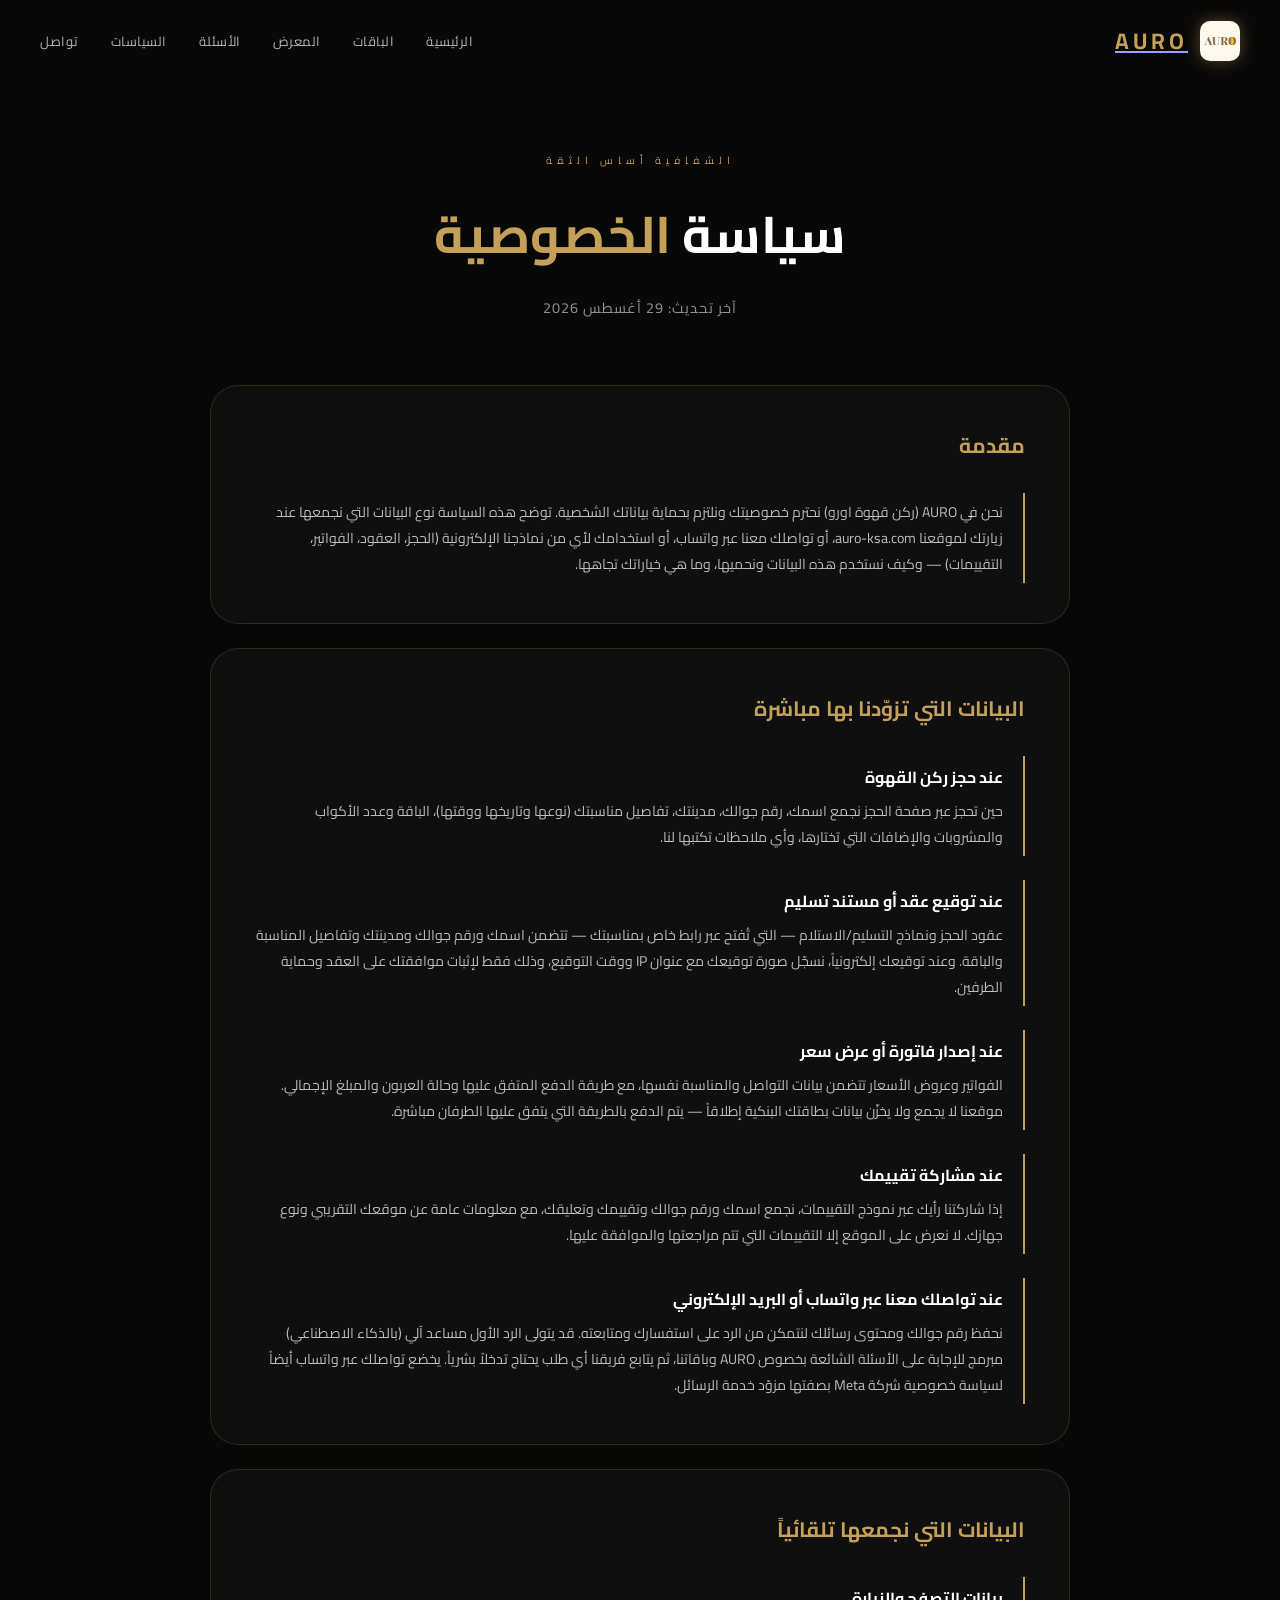
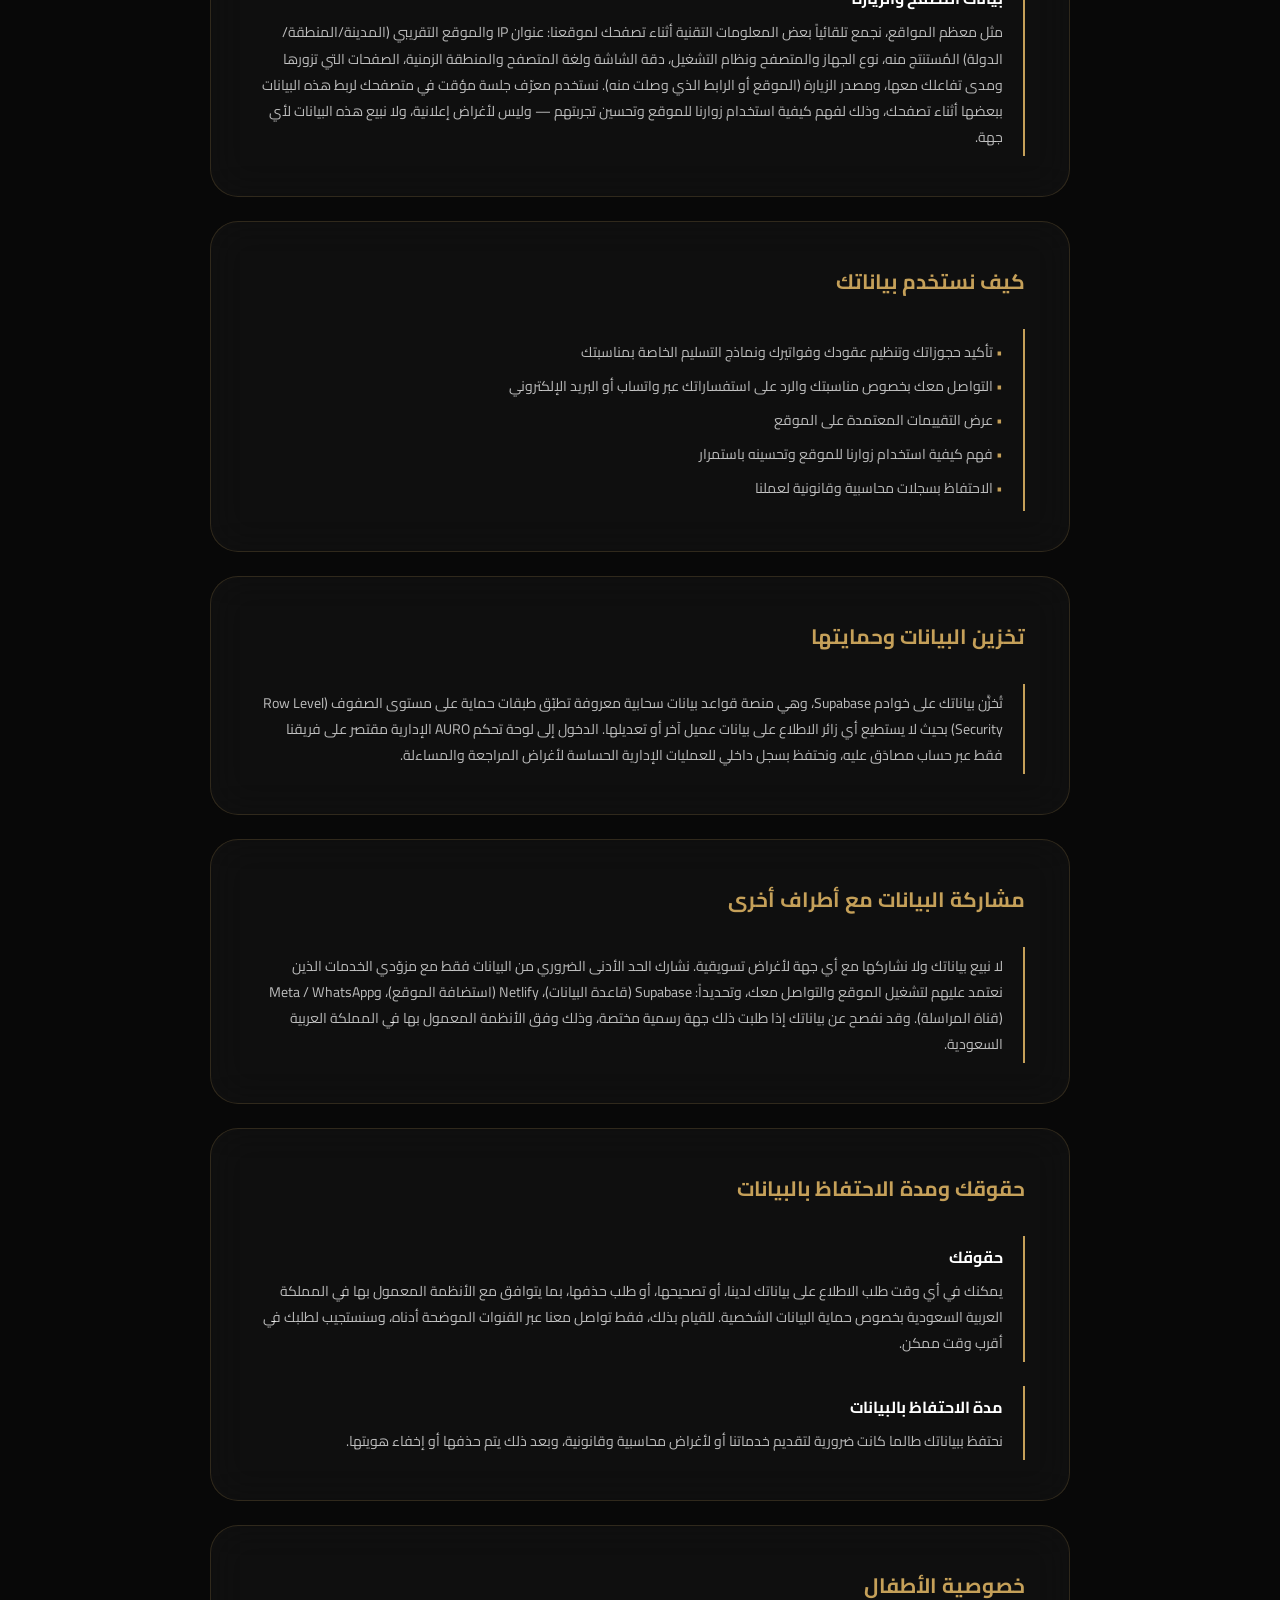
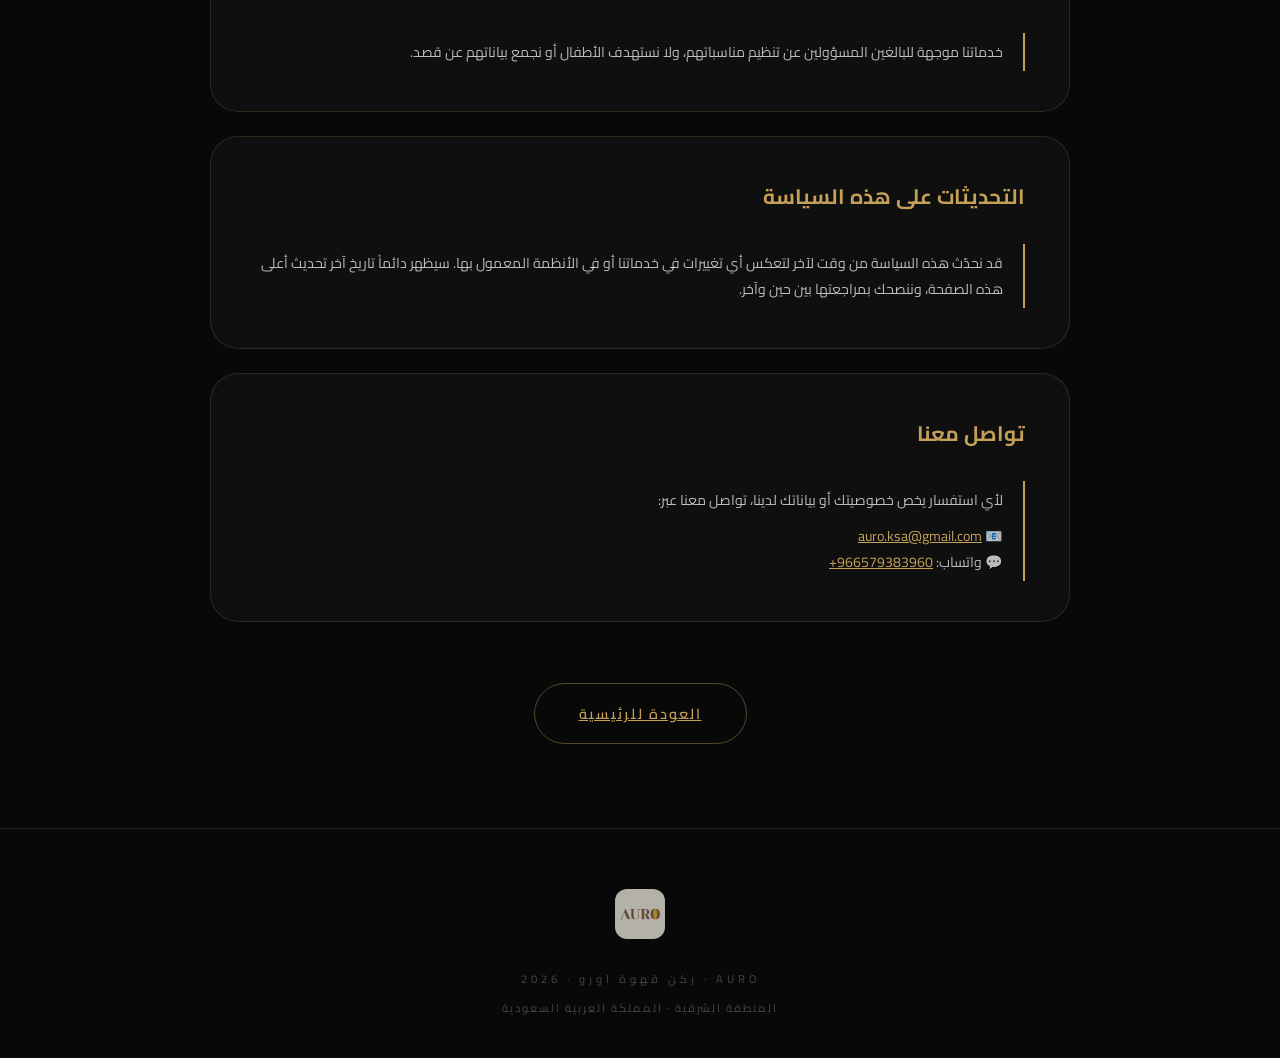
<file: privacy-policy.html>
<!DOCTYPE html>
<html lang="ar" dir="rtl">

<head>
<meta charset="UTF-8" />
<meta name="viewport" content="width=device-width,initial-scale=1.0,maximum-scale=1.0,user-scalable=no" />
<meta name="color-scheme" content="dark" />
<title>سياسة الخصوصية | AURO – ركن قهوة اورو</title>
<meta name="description"
content="سياسة الخصوصية الخاصة بـ AURO (ركن قهوة اورو): كيف نجمع بياناتك ونستخدمها ونحميها عند الحجز أو التواصل معنا في الدمام والخبر والظهران." />
<meta name="keywords" content="سياسة الخصوصية، AURO، ركن قهوة اورو، حماية البيانات" />
<meta name="robots" content="index, follow" />
<link rel="canonical" href="https://auro-ksa.com/privacy-policy.html" />
<meta name="theme-color" content="#C5A059" />
<meta name="apple-mobile-web-app-capable" content="yes" />
<meta name="apple-mobile-web-app-status-bar-style" content="black-translucent" />
<!-- Open Graph -->
<meta property="og:type" content="website" />
<meta property="og:title" content="سياسة الخصوصية | AURO" />
<meta property="og:description" content="كيف تجمع AURO بياناتك وتستخدمها وتحميها." />
<meta property="og:image" content="https://auro-ksa.com/AUROwebsitebg.png" />
<meta property="og:image:width" content="1200" />
<meta property="og:image:height" content="630" />
<meta property="og:url" content="https://auro-ksa.com/privacy-policy.html" />
<meta property="og:locale" content="ar_SA" />
<!-- Twitter -->
<meta name="twitter:card" content="summary_large_image" />
<meta name="twitter:title" content="سياسة الخصوصية | AURO" />
<meta name="twitter:description" content="كيف تجمع AURO بياناتك وتستخدمها وتحميها." />
<meta name="twitter:image" content="https://auro-ksa.com/AUROwebsitebg.png" />
<link rel="icon" type="image/png" href="favicon.png" />
<link rel="apple-touch-icon" href="favicon.png" />
<link rel="manifest" href="manifest.json" />
<link rel="stylesheet" href="style.css?v=20260805" />
<style>
  html { color-scheme: dark; }
  .legal-page {
    width: 100%;
    max-width: 900px;
    margin: 0 auto;
    padding: 150px 20px 100px;
    display: flex;
    flex-direction: column;
    align-items: center;
  }
  .legal-page .policy-item + .policy-item { margin-top: 0; }
  @media (max-width: 768px) {
    .legal-page { padding: 120px 16px 70px; }
  }
</style>
</head>

<body style="overflow-x:hidden;">

<!-- NAV -->
<nav id="mainNav">
<a href="index.html" class="nav-logo">
<img src="favicon.png" alt="AURO Logo" />
<span>AURO</span>
</a>
<div class="nav-links">
<a href="index.html#hero">الرئيسية</a>
<a href="index.html#packages">الباقات</a>
<a href="index.html#gallery">المعرض</a>
<a href="index.html#faq">الأسئلة</a>
<a href="index.html#policies">السياسات</a>
<a href="index.html#contact">تواصل</a>
</div>
<button type="button" class="hamburger" id="hamburger" aria-expanded="false" aria-controls="mobileNav" aria-label="فتح القائمة">
<span></span><span></span><span></span>
</button>
</nav>
<div class="mobile-nav" id="mobileNav">
<a href="index.html#hero">الرئيسية</a>
<a href="index.html#packages">الباقات</a>
<a href="index.html#gallery">المعرض</a>
<a href="index.html#faq">الأسئلة الشائعة</a>
<a href="index.html#policies">السياسات</a>
<a href="index.html#contact">تواصل معنا</a>
</div>

<!-- PRIVACY POLICY CONTENT -->
<main class="legal-page">

<div class="section-header">
<span class="section-tag">الشفافية أساس الثقة</span>
<h1 class="section-title">سياسة <span class="text-gold">الخصوصية</span></h1>
<p class="section-subtitle">آخر تحديث: 29 أغسطس 2026</p>
</div>

<div class="policy-card">
<h2 class="policy-title">مقدمة</h2>
<div class="policy-item">
<p>
نحن في AURO (ركن قهوة اورو) نحترم خصوصيتك ونلتزم بحماية بياناتك الشخصية. توضح هذه السياسة نوع البيانات
التي نجمعها عند زيارتك لموقعنا auro-ksa.com، أو تواصلك معنا عبر واتساب، أو استخدامك لأي من نماذجنا
الإلكترونية (الحجز، العقود، الفواتير، التقييمات) — وكيف نستخدم هذه البيانات ونحميها، وما هي خياراتك تجاهها.
</p>
</div>
</div>

<div class="policy-card">
<h2 class="policy-title">البيانات التي تزوّدنا بها مباشرة</h2>
<div class="policy-item">
<h4>عند حجز ركن القهوة</h4>
<p>
حين تحجز عبر صفحة الحجز نجمع اسمك، رقم جوالك، مدينتك، تفاصيل مناسبتك (نوعها وتاريخها ووقتها)، الباقة
وعدد الأكواب والمشروبات والإضافات التي تختارها، وأي ملاحظات تكتبها لنا.
</p>
</div>
<div class="policy-item">
<h4>عند توقيع عقد أو مستند تسليم</h4>
<p>
عقود الحجز ونماذج التسليم/الاستلام — التي تُفتح عبر رابط خاص بمناسبتك — تتضمن اسمك ورقم جوالك ومدينتك
وتفاصيل المناسبة والباقة. وعند توقيعك إلكترونياً، نسجّل صورة توقيعك مع عنوان IP ووقت التوقيع، وذلك فقط
لإثبات موافقتك على العقد وحماية الطرفين.
</p>
</div>
<div class="policy-item">
<h4>عند إصدار فاتورة أو عرض سعر</h4>
<p>
الفواتير وعروض الأسعار تتضمن بيانات التواصل والمناسبة نفسها، مع طريقة الدفع المتفق عليها وحالة العربون
والمبلغ الإجمالي. موقعنا لا يجمع ولا يخزّن بيانات بطاقتك البنكية إطلاقاً — يتم الدفع بالطريقة التي
يتفق عليها الطرفان مباشرة.
</p>
</div>
<div class="policy-item">
<h4>عند مشاركة تقييمك</h4>
<p>
إذا شاركتنا رأيك عبر نموذج التقييمات، نجمع اسمك ورقم جوالك وتقييمك وتعليقك، مع معلومات عامة عن موقعك
التقريبي ونوع جهازك. لا نعرض على الموقع إلا التقييمات التي تتم مراجعتها والموافقة عليها.
</p>
</div>
<div class="policy-item">
<h4>عند تواصلك معنا عبر واتساب أو البريد الإلكتروني</h4>
<p>
نحفظ رقم جوالك ومحتوى رسائلك لنتمكن من الرد على استفسارك ومتابعته. قد يتولى الرد الأول مساعد آلي
(بالذكاء الاصطناعي) مبرمج للإجابة على الأسئلة الشائعة بخصوص AURO وباقاتنا، ثم يتابع فريقنا أي طلب
يحتاج تدخلاً بشرياً. يخضع تواصلك عبر واتساب أيضاً لسياسة خصوصية شركة Meta بصفتها مزوّد خدمة الرسائل.
</p>
</div>
</div>

<div class="policy-card">
<h2 class="policy-title">البيانات التي نجمعها تلقائياً</h2>
<div class="policy-item">
<h4>بيانات التصفح والزيارة</h4>
<p>
مثل معظم المواقع، نجمع تلقائياً بعض المعلومات التقنية أثناء تصفحك لموقعنا: عنوان IP والموقع التقريبي
(المدينة/المنطقة/الدولة) المُستنتج منه، نوع الجهاز والمتصفح ونظام التشغيل، دقة الشاشة ولغة المتصفح
والمنطقة الزمنية، الصفحات التي تزورها ومدى تفاعلك معها، ومصدر الزيارة (الموقع أو الرابط الذي وصلت منه).
نستخدم معرّف جلسة مؤقت في متصفحك لربط هذه البيانات ببعضها أثناء تصفحك، وذلك لفهم كيفية استخدام زوارنا
للموقع وتحسين تجربتهم — وليس لأغراض إعلانية، ولا نبيع هذه البيانات لأي جهة.
</p>
</div>
</div>

<div class="policy-card">
<h2 class="policy-title">كيف نستخدم بياناتك</h2>
<div class="policy-item">
<ul>
<li>تأكيد حجوزاتك وتنظيم عقودك وفواتيرك ونماذج التسليم الخاصة بمناسبتك</li>
<li>التواصل معك بخصوص مناسبتك والرد على استفساراتك عبر واتساب أو البريد الإلكتروني</li>
<li>عرض التقييمات المعتمدة على الموقع</li>
<li>فهم كيفية استخدام زوارنا للموقع وتحسينه باستمرار</li>
<li>الاحتفاظ بسجلات محاسبية وقانونية لعملنا</li>
</ul>
</div>
</div>

<div class="policy-card">
<h2 class="policy-title">تخزين البيانات وحمايتها</h2>
<div class="policy-item">
<p>
تُخزَّن بياناتك على خوادم Supabase، وهي منصة قواعد بيانات سحابية معروفة تطبّق طبقات حماية على مستوى
الصفوف (Row Level Security) بحيث لا يستطيع أي زائر الاطلاع على بيانات عميل آخر أو تعديلها. الدخول إلى
لوحة تحكم AURO الإدارية مقتصر على فريقنا فقط عبر حساب مصادَق عليه، ونحتفظ بسجل داخلي للعمليات الإدارية
الحساسة لأغراض المراجعة والمساءلة.
</p>
</div>
</div>

<div class="policy-card">
<h2 class="policy-title">مشاركة البيانات مع أطراف أخرى</h2>
<div class="policy-item">
<p>
لا نبيع بياناتك ولا نشاركها مع أي جهة لأغراض تسويقية. نشارك الحد الأدنى الضروري من البيانات فقط مع
مزوّدي الخدمات الذين نعتمد عليهم لتشغيل الموقع والتواصل معك، وتحديداً: Supabase (قاعدة البيانات)،
Netlify (استضافة الموقع)، وMeta / WhatsApp (قناة المراسلة). وقد نفصح عن بياناتك إذا طلبت ذلك جهة رسمية
مختصة، وذلك وفق الأنظمة المعمول بها في المملكة العربية السعودية.
</p>
</div>
</div>

<div class="policy-card">
<h2 class="policy-title">حقوقك ومدة الاحتفاظ بالبيانات</h2>
<div class="policy-item">
<h4>حقوقك</h4>
<p>
يمكنك في أي وقت طلب الاطلاع على بياناتك لدينا، أو تصحيحها، أو طلب حذفها، بما يتوافق مع الأنظمة المعمول
بها في المملكة العربية السعودية بخصوص حماية البيانات الشخصية. للقيام بذلك، فقط تواصل معنا عبر القنوات
الموضحة أدناه، وسنستجيب لطلبك في أقرب وقت ممكن.
</p>
</div>
<div class="policy-item">
<h4>مدة الاحتفاظ بالبيانات</h4>
<p>
نحتفظ ببياناتك طالما كانت ضرورية لتقديم خدماتنا أو لأغراض محاسبية وقانونية، وبعد ذلك يتم حذفها أو
إخفاء هويتها.
</p>
</div>
</div>

<div class="policy-card">
<h2 class="policy-title">خصوصية الأطفال</h2>
<div class="policy-item">
<p>
خدماتنا موجهة للبالغين المسؤولين عن تنظيم مناسباتهم، ولا نستهدف الأطفال أو نجمع بياناتهم عن قصد.
</p>
</div>
</div>

<div class="policy-card">
<h2 class="policy-title">التحديثات على هذه السياسة</h2>
<div class="policy-item">
<p>
قد نحدّث هذه السياسة من وقت لآخر لتعكس أي تغييرات في خدماتنا أو في الأنظمة المعمول بها. سيظهر دائماً
تاريخ آخر تحديث أعلى هذه الصفحة، وننصحك بمراجعتها بين حين وآخر.
</p>
</div>
</div>

<div class="policy-card">
<h2 class="policy-title">تواصل معنا</h2>
<div class="policy-item">
<p>لأي استفسار يخص خصوصيتك أو بياناتك لدينا، تواصل معنا عبر:</p>
<p style="margin-top:10px;">
📧 <a href="mailto:auro.ksa@gmail.com" style="color:var(--gold);" dir="ltr">auro.ksa@gmail.com</a><br />
💬 واتساب: <a href="https://wa.me/966579383960" style="color:var(--gold);" target="_blank" dir="ltr">+966579383960</a>
</p>
</div>
</div>

<div class="section-cta">
<a href="index.html" class="btn-outline">العودة للرئيسية</a>
</div>

</main>

<!-- FOOTER -->
<footer>
<img src="favicon.png" class="footer-logo" alt="AURO" />
<p class="footer-text">AURO · ركن قهوة اورو · 2026</p>
<p class="footer-text footer-text--spaced">المنطقة الشرقية · المملكة العربية السعودية</p>
</footer>

<script>
(function () {
  var nav = document.getElementById('mainNav');
  var hamburger = document.getElementById('hamburger');
  var mobileNav = document.getElementById('mobileNav');

  function closeMenu() {
    hamburger.classList.remove('open');
    mobileNav.classList.remove('open');
    hamburger.setAttribute('aria-expanded', 'false');
  }

  hamburger.addEventListener('click', function () {
    var isOpen = hamburger.classList.toggle('open');
    mobileNav.classList.toggle('open');
    hamburger.setAttribute('aria-expanded', String(isOpen));
  });

  Array.prototype.forEach.call(mobileNav.querySelectorAll('a'), function (a) {
    a.addEventListener('click', closeMenu);
  });

  window.addEventListener('scroll', function () {
    if (window.scrollY > 40) nav.classList.add('scrolled');
    else nav.classList.remove('scrolled');
  });
})();
</script>

</body>

</html>
</file>
<file: style.css>
@import url('https://fonts.googleapis.com/css2?family=Cairo:wght@200;300;400;600;700;900&display=swap');

:root {
    --gold: #C5A059;
    --gold-light: #E8C97A;
    --gold-dark: #8B6B2E;
    --dark: #080808;
    --dark-2: #111111;
    --dark-3: #1a1a1a;
    --glass: rgba(20, 20, 20, 0.6);
    --glass-border: rgba(197, 160, 89, 0.18);
    --text-muted: rgba(255, 255, 255, 0.56);
    --text-soft: rgba(255, 255, 255, 0.74);

    /* spacing scale */
    --space-1: 8px;
    --space-2: 16px;
    --space-3: 24px;
    --space-4: 32px;
    --space-5: 48px;
    --space-6: 64px;
    --space-7: 96px;

    /* radius scale */
    --radius-sm: 12px;
    --radius-md: 20px;
    --radius-lg: 28px;
    --radius-xl: 36px;
    --radius-full: 100px;

    /* elevation */
    --shadow-sm: 0 8px 24px rgba(0, 0, 0, .28);
    --shadow-md: 0 20px 48px rgba(0, 0, 0, .38);
    --shadow-gold-sm: 0 10px 28px rgba(197, 160, 89, .18);
    --shadow-gold-md: 0 24px 56px rgba(197, 160, 89, .22);

    --ease-out: cubic-bezier(.16, 1, .3, 1);
}

*, *::before, *::after { margin: 0; padding: 0; box-sizing: border-box; -webkit-tap-highlight-color: transparent; }
html { scroll-behavior: smooth; overflow-x: hidden; }
img { -webkit-user-drag: none; user-select: none; }
button, a { user-select: none; }
body { font-family: 'Cairo', sans-serif; background: var(--dark); color: #fff; overflow-x: hidden; }

/* ── UTILITIES ── */
.text-gold { color: var(--gold); }
.section-cta { text-align: center; margin-top: 52px; }
.section-cta--tight { text-align: center; margin-top: var(--space-3); }
.policy-title { color: var(--gold); font-size: 1.3rem; margin-bottom: 28px; font-weight: 700; }
.additions-card { text-align: center; margin-top: 40px; padding: 20px; background: rgba(255,255,255,0.03); border-radius: 12px; border: 1px solid rgba(197, 160, 89, 0.2); }
.additions-card h3 { color: var(--gold); margin-bottom: 15px; }
.additions-row { display: flex; justify-content: center; gap: 30px; flex-wrap: wrap; font-size: 1.1rem; }
.additions-note { margin-top: 20px; color: var(--text-muted); font-size: 0.95rem; }

/* ── ACCESSIBLE FOCUS STATES ── */
a:focus-visible, button:focus-visible, .glass-input:focus-visible, [tabindex]:focus-visible {
    outline: 2px solid var(--gold-light);
    outline-offset: 3px;
    border-radius: 4px;
}

/* ── BACKGROUND ── */
#bg-slideshow {
    position: fixed; inset: 0; z-index: -2;
    background-image: url('hero-real.webp');
    background-size: cover; background-position: center;
    filter: blur(0px) brightness(0.8) saturate(1.2);
    transform: scale(1.1); opacity: 1;
    will-change: filter, opacity;
}
#bg-overlay {
    position: fixed; inset: 0; z-index: -1;
    background: radial-gradient(ellipse at 50% 0%, rgba(197,160,89,.06) 0%, transparent 70%),
        linear-gradient(180deg, rgba(8,8,8,.4) 0%, rgba(8,8,8,.7) 60%, rgba(8,8,8,.95) 100%);
}
#bg-particles { position: fixed; inset: 0; z-index: -1; pointer-events: none; }
.orb { position: fixed; border-radius: 50%; pointer-events: none; z-index: -1; filter: blur(80px); animation: orbFloat 12s ease-in-out infinite; }
.orb-1 { width: 400px; height: 400px; background: rgba(197,160,89,.06); top: -100px; right: -100px; animation-delay: 0s; }
.orb-2 { width: 300px; height: 300px; background: rgba(197,160,89,.04); bottom: 10%; left: -80px; animation-delay: -5s; }
@keyframes orbFloat { 0%,100% { transform: translateY(0) scale(1); } 50% { transform: translateY(-30px) scale(1.05); } }

.particle { position: fixed; width: 3px; height: 3px; background: var(--gold); border-radius: 50%; pointer-events: none; z-index: 5; }

/* ── NAV ── */
nav { position: fixed; top: 0; left: 0; right: 0; z-index: 100; padding: 20px 40px; display: flex; align-items: center; justify-content: space-between; transition: all .4s ease; }
nav.scrolled { background: rgba(8,8,8,.92); backdrop-filter: blur(30px); border-bottom: 1px solid var(--glass-border); padding: 14px 40px; box-shadow: 0 4px 30px rgba(197,160,89,.08); }
.nav-logo { display: flex; align-items: center; gap: 12px; }
.nav-logo img { width: 40px; border-radius: 10px; filter: drop-shadow(0 0 8px rgba(197,160,89,.4)); }
.nav-logo span { font-size: 1.4rem; font-weight: 700; letter-spacing: 4px; color: var(--gold); }
.nav-links { display: flex; gap: 32px; }
.nav-links a { color: rgba(255,255,255,.7); font-size: .82rem; letter-spacing: .5px; position: relative; transition: color .3s; text-decoration: none; }
.nav-links a::after { content: ''; position: absolute; bottom: -4px; right: 0; width: 0; height: 1px; background: var(--gold); transition: width .4s ease; }
.nav-links a:hover { color: var(--gold); }
.nav-links a:hover::after { width: 100%; }
.nav-links a.active { color: var(--gold); }
.nav-links a.active::after { width: 100%; }
.hamburger { display: none; flex-direction: column; gap: 5px; cursor: pointer; padding: 5px; background: none; border: none; }
.hamburger span { width: 26px; height: 2px; background: #fff; border-radius: 2px; transition: all .3s; display: block; }
.hamburger.open span:nth-child(1) { transform: rotate(45deg) translate(5px, 5px); }
.hamburger.open span:nth-child(2) { opacity: 0; transform: scaleX(0); }
.hamburger.open span:nth-child(3) { transform: rotate(-45deg) translate(5px, -5px); }
.mobile-nav { display: none; position: fixed; inset: 0; z-index: 99; background: rgba(8,8,8,.97); backdrop-filter: blur(40px); flex-direction: column; align-items: center; justify-content: center; gap: 32px; opacity: 0; pointer-events: none; transition: opacity .4s; }
.mobile-nav.open { opacity: 1; pointer-events: all; }
.mobile-nav a { font-size: 1.6rem; font-weight: 600; color: rgba(255,255,255,.7); text-decoration: none; transition: color .3s; letter-spacing: 2px; }
.mobile-nav a:hover { color: var(--gold); }

/* ── SECTIONS ── */
section { min-height: 100vh; width: 100%; display: flex; flex-direction: column; align-items: center; justify-content: center; padding: 100px 20px 60px; position: relative; }
.reveal { opacity: 0; transform: translateY(40px); transition: opacity .9s ease, transform .9s ease; }
.reveal.visible { opacity: 1; transform: translateY(0); }
.reveal-delay-1 { transition-delay: .1s; }
.reveal-delay-2 { transition-delay: .2s; }
.reveal-delay-3 { transition-delay: .3s; }

/* ── HERO ── */
#hero { min-height: 100vh; text-align: center; gap: 0; }
.hero-eyebrow { font-size: .7rem; letter-spacing: 6px; color: var(--gold); text-transform: uppercase; margin-bottom: 32px; display: flex; align-items: center; gap: 16px; }
.hero-eyebrow::before, .hero-eyebrow::after { content: ''; flex: 1; height: 1px; background: linear-gradient(90deg, transparent, var(--gold)); max-width: 60px; }
.hero-logo { width: 180px; height: auto; border-radius: var(--radius-xl); margin-bottom: 40px; box-shadow: 0 0 70px rgba(197,160,89,.3); animation: heroLogoIn 1.2s cubic-bezier(.4,0,.2,1) forwards; }
@keyframes heroLogoIn { from { opacity: 0; transform: scale(.7) translateY(20px); } to { opacity: 1; transform: scale(1) translateY(0); } }
.hero-title { font-size: clamp(1.4rem, 4vw, 2.8rem); font-weight: 300; line-height: 1.6; color: rgba(255,255,255,.85); letter-spacing: 0px; margin-bottom: 16px; }
.hero-title strong { font-weight: 700; color: #fff; display: block; font-size: clamp(1.5rem, 5vw, 3.8rem); letter-spacing: 0px; margin-top: 8px; }
.hero-subtitle { font-size: .9rem; color: var(--text-muted); margin-bottom: 52px; letter-spacing: 1px; }
.hero-cta { display: flex; gap: 16px; justify-content: center; flex-wrap: wrap; }

.btn-primary { background: linear-gradient(135deg, var(--gold-light), var(--gold)); color: #000; font-weight: 700; font-size: .9rem; letter-spacing: 2px; padding: 18px 44px; border-radius: var(--radius-full); border: none; cursor: pointer; transition: transform .4s var(--ease-out), box-shadow .4s var(--ease-out); position: relative; overflow: hidden; font-family: 'Cairo', sans-serif; box-shadow: var(--shadow-gold-sm); }
.btn-primary::before { content: ''; position: absolute; inset: 0; background: linear-gradient(135deg, #fff3, transparent); opacity: 0; transition: opacity .3s; }
.btn-primary:hover::before { opacity: 1; }
.btn-primary:hover { transform: translateY(-4px); box-shadow: var(--shadow-gold-md); }
.btn-primary:active { transform: translateY(-1px); }
.btn-outline { background: transparent; color: var(--gold); font-weight: 600; font-size: .9rem; letter-spacing: 2px; padding: 16px 44px; border-radius: var(--radius-full); border: 1.5px solid rgba(197,160,89,.4); cursor: pointer; transition: all .4s var(--ease-out); font-family: 'Cairo', sans-serif; }
.btn-outline:hover { border-color: var(--gold); background: rgba(197,160,89,.08); transform: translateY(-4px); box-shadow: var(--shadow-sm); }

.scroll-indicator { position: absolute; bottom: 40px; left: 50%; transform: translateX(-50%); display: flex; flex-direction: column; align-items: center; gap: 8px; opacity: .5; animation: bounce 2s ease infinite; }
.scroll-indicator span { font-size: .65rem; letter-spacing: 3px; color: var(--gold); }
.scroll-arrow { width: 20px; height: 20px; border-right: 1.5px solid var(--gold); border-bottom: 1.5px solid var(--gold); transform: rotate(45deg); }
@keyframes bounce { 0%,100% { transform: translateX(-50%) translateY(0); } 50% { transform: translateX(-50%) translateY(8px); } }

.gold-divider { width: 60px; height: 1.5px; background: linear-gradient(90deg, transparent, var(--gold), transparent); margin: 0 auto 60px; }

/* ── STATS ── */
#stats { min-height: auto; padding: 60px 20px; }
.stats-grid { display: grid; grid-template-columns: repeat(auto-fit, minmax(180px, 1fr)); gap: 24px; width: 100%; max-width: 900px; }
.stat-card { background: var(--glass); border: 1px solid var(--glass-border); backdrop-filter: blur(20px); border-radius: var(--radius-lg); padding: 36px 24px; text-align: center; transition: transform .4s var(--ease-out), box-shadow .4s var(--ease-out), border-color .4s; }
.stat-card:hover { border-color: var(--gold); transform: translateY(-6px); box-shadow: var(--shadow-gold-sm); }
.stat-number { font-size: 2.8rem; font-weight: 700; color: var(--gold); line-height: 1; }
.stat-label { font-size: .75rem; color: var(--text-muted); letter-spacing: 2px; margin-top: 8px; }

/* ── SECTION HEADER ── */
.section-header { text-align: center; margin-bottom: 64px; }
.section-tag { font-size: .65rem; letter-spacing: 5px; color: var(--gold); text-transform: uppercase; margin-bottom: 16px; display: block; }
.section-title { font-size: clamp(2rem, 4vw, 3.2rem); font-weight: 700; }
.section-subtitle { font-size: .9rem; color: var(--text-muted); margin-top: 12px; letter-spacing: 1px; }

/* ── PACKAGES ── */
.packages-grid { display: grid; grid-template-columns: repeat(auto-fit, minmax(280px, 1fr)); gap: 24px; width: 100%; max-width: 1100px; }
.pkg-card { background: var(--glass); border: 1px solid var(--glass-border); backdrop-filter: blur(25px); border-radius: var(--radius-xl); padding: 44px 36px; text-align: center; cursor: pointer; position: relative; transition: transform .5s var(--ease-out), box-shadow .5s var(--ease-out), border-color .5s; overflow: hidden; }
.pkg-card::before { content: ''; position: absolute; top: -50%; left: -50%; width: 200%; height: 200%; background: radial-gradient(circle, rgba(197,160,89,.12) 0%, transparent 65%); opacity: 0; transition: opacity .5s; }
.pkg-card:hover::before, .pkg-card.selected::before { opacity: 1; }
.pkg-card:hover { border-color: var(--gold); transform: translateY(-10px); box-shadow: var(--shadow-gold-md); }
.pkg-card.selected { border-color: var(--gold); background: rgba(197,160,89,.08); box-shadow: 0 0 0 2px var(--gold), var(--shadow-gold-md); }
.pkg-card.featured { border-color: rgba(197,160,89,.55); background: linear-gradient(180deg, rgba(197,160,89,.06) 0%, var(--glass) 40%); transform: scale(1.02); }
.pkg-card.featured:hover { transform: scale(1.02) translateY(-10px); }
.pkg-badge { display: inline-block; background: var(--gold); color: #000; font-size: .6rem; font-weight: 700; letter-spacing: 2px; padding: 5px 14px; border-radius: 100px; margin-bottom: 20px; text-transform: uppercase; }
.pkg-icon { font-size: 2.5rem; margin-bottom: 20px; filter: drop-shadow(0 0 12px rgba(197,160,89,.4)); }

/* pkg-card--display: homepage-only modifier, layered onto .pkg-card, never overrides its base rules (booking.html reuses .pkg-card bare) */
.pkg-card--display { isolation: isolate; }
.pkg-card--display::after {
    content: ''; position: absolute; bottom: -26px; left: 50%; transform: translateX(-50%);
    width: 65%; height: 50px; border-radius: 50%;
    background: radial-gradient(ellipse at center, rgba(197,160,89,.3) 0%, transparent 72%);
    filter: blur(10px); opacity: 0; transition: opacity .5s var(--ease-out); z-index: -1;
}
.pkg-card--display:hover::after { opacity: 1; }
.pkg-card--display .pkg-icon {
    width: 64px; height: 64px; margin: 0 auto 20px; font-size: 1.8rem;
    display: flex; align-items: center; justify-content: center;
    background: var(--glass); border: 1.5px solid var(--glass-border); border-radius: 50%;
    backdrop-filter: blur(20px); filter: none; transition: all .5s var(--ease-out);
}
.pkg-card--display:hover .pkg-icon { border-color: var(--gold); box-shadow: 0 0 24px rgba(197,160,89,.3); }
.pkg-card--display .pkg-divider { width: 60px; height: 1.5px; margin: 22px auto; background: linear-gradient(90deg, transparent, var(--gold), transparent); opacity: .6; }
.pkg-name { font-size: 1.4rem; font-weight: 700; margin-bottom: 8px; }
.pkg-cups { font-size: 3.5rem; font-weight: 200; color: var(--gold); line-height: 1; margin: 16px 0 4px; }
.pkg-cups span { font-size: 1rem; font-weight: 400; color: rgba(255,255,255,.6); }
.pkg-desc { font-size: .78rem; color: var(--text-muted); letter-spacing: 1.5px; margin-top: 16px; }
.pkg-features { margin-top: 28px; text-align: right; display: flex; flex-direction: column; gap: 10px; }
.pkg-feature { display: flex; align-items: center; gap: 10px; font-size: .82rem; color: rgba(255,255,255,.7); }
.pkg-feature::before { content: '✦'; color: var(--gold); font-size: .6rem; flex-shrink: 0; }
.pkg-price { font-size: 2.2rem; font-weight: 700; color: var(--gold); margin: 16px 0 4px; line-height: 1; }
.pkg-price span { font-size: .9rem; font-weight: 400; color: rgba(255,255,255,.6); }
.pkg-deposit { display: inline-block; font-size: .7rem; font-style: normal; font-weight: 600; color: rgba(255,255,255,.45); margin-top: 6px; letter-spacing: .5px; background: rgba(197,160,89,.1); border-radius: 100px; padding: 4px 14px; }
.pkg-book-btn { display: inline-block; margin-top: 24px; text-decoration: none; font-size: .82rem; letter-spacing: 1.5px; padding: 12px 28px; }

/* ── DRINKS ── */
#drinks-section { background: rgba(197,160,89,.02); }
.drinks-info { font-size: .85rem; color: var(--text-muted); margin-bottom: 32px; letter-spacing: 1px; }
.drinks-progress { display: flex; gap: 10px; justify-content: center; margin-bottom: 44px; flex-wrap: wrap; }
.dp { width: 14px; height: 14px; border-radius: 50%; background: rgba(197,160,89,.2); border: 1.5px solid rgba(197,160,89,.3); transition: all .4s; }
.dp.filled { background: var(--gold); border-color: var(--gold); box-shadow: 0 0 12px rgba(197,160,89,.6); transform: scale(1.2); }
.drinks-grid { display: grid; grid-template-columns: repeat(auto-fit, minmax(160px, 1fr)); gap: 16px; width: 100%; max-width: 800px; }
.drink-card { background: rgba(0,0,0,.4); border: 1.5px solid rgba(197,160,89,.15); border-radius: var(--radius-md); padding: 28px 20px; text-align: center; cursor: pointer; transition: all .35s ease; position: relative; overflow: hidden; }
.drink-card::after { content: ''; position: absolute; inset: 0; background: linear-gradient(135deg, rgba(197,160,89,.15), transparent); opacity: 0; transition: opacity .3s; }
.drink-card:hover::after, .drink-card.active::after { opacity: 1; }
.drink-card:hover { border-color: var(--gold); transform: translateY(-4px); }
.drink-card.active { background: rgba(197,160,89,.12); border-color: var(--gold); box-shadow: 0 0 25px rgba(197,160,89,.2); }
.drink-icon { font-size: 2rem; margin-bottom: 12px; display: block; }
.drink-name { font-size: .85rem; font-weight: 600; position: relative; z-index: 1; }
.drink-check { position: absolute; top: 12px; left: 12px; width: 22px; height: 22px; background: var(--gold); border-radius: 50%; display: flex; align-items: center; justify-content: center; font-size: .75rem; color: #000; font-weight: 700; opacity: 0; transform: scale(0); transition: all .3s; }
.drink-card.unavailable { cursor: not-allowed; opacity: .55; filter: grayscale(.6); }
.drink-card.unavailable:hover { border-color: rgba(197,160,89,.15); transform: none; }
.drink-card.unavailable:hover::after { opacity: 0; }
.drink-badge { position: absolute; top: 10px; left: 10px; font-size: .62rem; font-weight: 700; letter-spacing: .5px; color: var(--gold); background: rgba(197,160,89,.12); border: 1px solid rgba(197,160,89,.3); border-radius: 100px; padding: 3px 10px; }
.drink-card.active .drink-check { opacity: 1; transform: scale(1); }

/* ── FORM ── */
.booking-form-wrap { width: 100%; max-width: 750px; }
.form-card { background: var(--glass); border: 1px solid var(--glass-border); backdrop-filter: blur(30px); border-radius: var(--radius-xl); padding: 52px 48px; box-shadow: var(--shadow-sm); }
.form-grid-2 { display: grid; grid-template-columns: 1fr 1fr; gap: 20px; }
.field { display: flex; flex-direction: column; gap: 8px; margin-bottom: 4px; }
.field label { font-size: .8rem; color: var(--gold); font-weight: 600; letter-spacing: .5px; }
.field label span { color: #f87171; }
.glass-input { background: rgba(255,255,255,.07); border: 1.5px solid rgba(197,160,89,.25); border-radius: var(--radius-sm); padding: 15px 18px; color: #fff; font-family: 'Cairo', sans-serif; font-size: 15px; outline: none; width: 100%; transition: all .3s; -webkit-appearance: none; appearance: none; color-scheme: dark; }
.glass-input:focus { border-color: var(--gold); background: rgba(255,255,255,.1); box-shadow: 0 0 0 3px rgba(197,160,89,.18); }
.glass-input.err { border-color: #f87171; animation: shake .3s; }
.glass-input::placeholder { color: rgba(255,255,255,.4); }
.err-msg { font-size: .73rem; color: #f87171; display: none; }
.field.has-error .err-msg { display: block; }
.field.has-error .glass-input { border-color: #f87171; }
select.glass-input { cursor: pointer; background-image: url("data:image/svg+xml,%3Csvg xmlns='http://www.w3.org/2000/svg' width='12' height='8' viewBox='0 0 12 8'%3E%3Cpath fill='%23C5A059' d='M6 8L0 0h12z'/%3E%3C/svg%3E"); background-repeat: no-repeat; background-position: left 16px center; padding-right: 44px; }
select.glass-input option { background: #1a1a1a; }
input[type="date"].glass-input::-webkit-calendar-picker-indicator, input[type="time"].glass-input::-webkit-calendar-picker-indicator { filter: invert(1) sepia(1) saturate(3); cursor: pointer; opacity: .8; }
@keyframes shake { 0%,100% { transform: translateX(0); } 25% { transform: translateX(-8px); } 75% { transform: translateX(8px); } }
.order-summary { background: rgba(197,160,89,.06); border: 1px solid rgba(197,160,89,.3); border-radius: 20px; padding: 24px 28px; margin: 28px 0; }
.summary-title { font-size: .8rem; color: var(--gold); font-weight: 700; letter-spacing: 2px; margin-bottom: 16px; }
.summary-row { display: flex; justify-content: space-between; align-items: center; font-size: .85rem; padding: 6px 0; border-bottom: 1px solid rgba(197,160,89,.1); }
.summary-row:last-child { border-bottom: none; }
.summary-row .label { color: var(--text-muted); }
.summary-row .val { font-weight: 600; color: #fff; font-size: .8rem; max-width: 55%; text-align: left; }

/* ── GALLERY ── */
.gallery-wrap { width: 100%; max-width: 1300px; }
.gallery-grid { display: grid; grid-template-columns: repeat(4, 1fr); grid-auto-rows: 260px; gap: 20px; }
.gallery-item { border-radius: 20px; overflow: hidden; cursor: pointer; position: relative; border: 1px solid rgba(197,160,89,0.15); transition: all 0.4s; }
.gallery-item:hover { border-color: rgba(197,160,89,0.4); box-shadow: 0 10px 30px rgba(0,0,0,0.4); }
.gallery-item img { width: 100%; height: 100%; object-fit: cover; transition: transform .9s cubic-bezier(0.25,0.46,0.45,0.94); display: block; }
.gallery-item:hover img { transform: scale(1.08); }
.gallery-item::after { content: ''; position: absolute; inset: 0; background: linear-gradient(0deg, rgba(8,8,8,0.8) 0%, transparent 60%); opacity: 0; transition: opacity .4s; pointer-events: none; }
.gallery-item:hover::after { opacity: 1; }
.gallery-item.large { grid-column: span 2; grid-row: span 2; }
.gallery-item.wide { grid-column: span 2; grid-row: span 1; }
.lightbox { position: fixed; inset: 0; background: rgba(0,0,0,.96); z-index: 1000; display: none; align-items: center; justify-content: center; padding: 20px; }
.lightbox.open { display: flex; }
.lightbox img { max-width: 90vw; max-height: 85vh; object-fit: contain; border-radius: 16px; box-shadow: 0 0 80px rgba(197,160,89,.2); animation: lbIn .4s ease; }
@keyframes lbIn { from { opacity: 0; transform: scale(.85); } to { opacity: 1; transform: scale(1); } }
.lb-close { position: fixed; top: 24px; right: 24px; background: var(--gold); border: none; color: #000; width: 44px; height: 44px; border-radius: 50%; display: flex; align-items: center; justify-content: center; cursor: pointer; font-size: 22px; font-weight: 700; font-family: 'Cairo', sans-serif; transition: all .3s; }
.lb-close:hover { transform: rotate(90deg) scale(1.1); }
.lb-nav { position: fixed; top: 50%; transform: translateY(-50%); background: rgba(197,160,89,.2); border: 1px solid rgba(197,160,89,.4); border-radius: 50%; width: 52px; height: 52px; display: flex; align-items: center; justify-content: center; cursor: pointer; font-size: 28px; color: #fff; font-family: 'Cairo', sans-serif; transition: all .3s; backdrop-filter: blur(10px); }
.lb-nav:hover { background: var(--gold); color: #000; }
.lb-prev { right: 20px; }
.lb-next { left: 20px; }

/* ── FAQ ── */
.faq-wrap { width: 100%; max-width: 820px; }
.faq-item { background: var(--glass); border: 1px solid var(--glass-border); border-right: 3px solid transparent; border-radius: var(--radius-md); margin-bottom: 12px; overflow: hidden; transition: all .35s; }
.faq-item:hover, .faq-item.open { border-color: rgba(197,160,89,.4); }
.faq-item.open { border-right-color: var(--gold); }
.faq-q { display: flex; justify-content: space-between; align-items: center; padding: 22px 28px; cursor: pointer; gap: 16px; width: 100%; background: none; border: none; font-family: 'Cairo', sans-serif; text-align: right; color: inherit; }
.faq-q h3 { font-size: 1rem; font-weight: 600; flex: 1; }
.faq-number { font-size: 1.7rem; font-weight: 900; color: rgba(197,160,89,.15); line-height: 1; flex-shrink: 0; letter-spacing: -1px; transition: color .35s; }
.faq-item.open .faq-number { color: rgba(197,160,89,.4); }
.faq-icon-btn { position: relative; width: 32px; height: 32px; border-radius: 50%; background: rgba(197,160,89,.15); transition: background .35s; flex-shrink: 0; }
.faq-icon-bar { position: absolute; top: 50%; left: 50%; background: var(--gold); border-radius: 2px; transition: transform .35s, background .35s; }
.faq-icon-bar--h { width: 14px; height: 2px; transform: translate(-50%, -50%); }
.faq-icon-bar--v { width: 2px; height: 14px; transform: translate(-50%, -50%); }
.faq-item.open .faq-icon-btn { background: var(--gold); }
.faq-item.open .faq-icon-bar { background: #000; }
.faq-item.open .faq-icon-bar--v { transform: translate(-50%, -50%) scaleY(0); }
.faq-a { max-height: 0; overflow: hidden; transition: max-height .45s ease; }
.faq-a-inner { padding: 0 28px 20px; color: rgba(255,255,255,.72); font-size: .9rem; line-height: 1.9; }

/* ── POLICIES ── */
.policy-card { background: var(--glass); border: 1px solid var(--glass-border); backdrop-filter: blur(20px); border-radius: var(--radius-lg); padding: 40px 44px; width: 100%; max-width: 900px; margin-bottom: 24px; }
.policy-item { border-right: 2px solid var(--gold); padding-right: 20px; padding-top: 6px; padding-bottom: 6px; margin-bottom: 24px; }
.policy-item:last-child { margin-bottom: 0; }
.policy-item h4 { font-size: 1rem; font-weight: 700; margin-bottom: 6px; }
.policy-item p, .policy-item ul { font-size: .88rem; color: rgba(255,255,255,.72); line-height: 1.85; }
.policy-item ul { list-style: none; padding: 0; }
.policy-item ul li { padding: 4px 0; }
.policy-item ul li::before { content: '• '; color: var(--gold); }

/* ── CONTACT ── */
.social-grid {
    display: grid; grid-template-columns: repeat(4, 1fr);
    gap: 20px; width: 100%; max-width: 980px; margin: 0 auto;
}
.contact-card.email {
    grid-column: 1 / -1; flex-direction: row; justify-content: center; padding: 24px 32px;
}
.contact-card {
    position: relative; display: flex; flex-direction: column; align-items: center; text-align: center;
    gap: 16px; padding: 40px 24px 32px; overflow: hidden;
    background: var(--glass); border: 1px solid var(--glass-border); border-radius: var(--radius-lg);
    backdrop-filter: blur(20px); text-decoration: none;
    transition: transform .5s var(--ease-out), border-color .5s, box-shadow .5s;
}
.contact-card::before {
    content: ''; position: absolute; top: 0; right: -60%; width: 45%; height: 100%;
    background: linear-gradient(120deg, transparent, rgba(255,255,255,.07), transparent);
    transform: skewX(20deg); transition: right 1s ease;
}
.contact-card:hover::before { right: 145%; }
.contact-card:hover { transform: translateY(-8px); border-color: var(--gold); box-shadow: var(--shadow-gold-md); }

.card-arrow {
    position: absolute; top: 18px; left: 18px; width: 28px; height: 28px; border-radius: 50%;
    display: flex; align-items: center; justify-content: center; font-size: .8rem;
    background: rgba(255,255,255,.06); color: rgba(255,255,255,.35);
    opacity: 0; transform: translate(-6px, -6px); transition: all .4s var(--ease-out);
}
.contact-card:hover .card-arrow { opacity: 1; transform: translate(0,0); background: var(--gold); color: #000; }

.card-icon {
    width: 64px; height: 64px; border-radius: 50%; display: flex; align-items: center; justify-content: center;
    background: rgba(197,160,89,0.08); border: 1.5px solid rgba(197,160,89,0.25); color: var(--gold);
    transition: all .5s var(--ease-out);
}
.contact-card:hover .card-icon { transform: scale(1.08); box-shadow: 0 0 24px rgba(197,160,89,.35); }
.card-content { display: flex; flex-direction: column; gap: 4px; z-index: 1; }
.card-title { font-size: 1.05rem; font-weight: 700; color: #fff; transition: color 0.3s; letter-spacing: .5px; }
.card-desc { font-size: 0.8rem; color: rgba(255,255,255,0.5); transition: color 0.3s; }
.contact-card:hover .card-title { color: var(--gold); }
.contact-card:hover .card-desc { color: rgba(255,255,255,0.8); }

.contact-card.whatsapp:hover { border-color: #25D366; box-shadow: 0 20px 48px rgba(0,0,0,.38), 0 0 28px rgba(37,211,102,.25); }
.contact-card.whatsapp:hover .card-icon { background: #25D366; color: #fff; border-color: #25D366; box-shadow: 0 0 24px rgba(37,211,102,.4); }
.contact-card.whatsapp:hover .card-title { color: #25D366; }
.contact-card.instagram:hover { border-color: #E4405F; box-shadow: 0 20px 48px rgba(0,0,0,.38), 0 0 28px rgba(228,64,95,.25); }
.contact-card.instagram:hover .card-icon { background: #E4405F; color: #fff; border-color: #E4405F; box-shadow: 0 0 24px rgba(228,64,95,.4); }
.contact-card.instagram:hover .card-title { color: #E4405F; }
.contact-card.tiktok:hover { border-color: #fff; box-shadow: 0 20px 48px rgba(0,0,0,.38), 0 0 28px rgba(255,255,255,.2); }
.contact-card.tiktok:hover .card-icon { background: #fff; color: #000; border-color: #fff; box-shadow: 0 0 24px rgba(255,255,255,.35); }
.contact-card.tiktok:hover .card-title { color: #fff; }
.contact-card.twitter:hover { border-color: #1DA1F2; box-shadow: 0 20px 48px rgba(0,0,0,.38), 0 0 28px rgba(29,161,242,.25); }
.contact-card.twitter:hover .card-icon { background: #1DA1F2; color: #fff; border-color: #1DA1F2; box-shadow: 0 0 24px rgba(29,161,242,.4); }
.contact-card.twitter:hover .card-title { color: #1DA1F2; }
.contact-card.email:hover .card-icon { background: var(--gold); color: #000; }
.contact-card.email:hover .card-title { color: var(--gold); }

@media (max-width: 767px) {
    .social-grid { grid-template-columns: repeat(2, 1fr); gap: 14px; }
    .contact-card { padding: 28px 14px 22px; gap: 12px; }
    .card-icon { width: 54px; height: 54px; }
    .card-title { font-size: .92rem; }
    .card-desc { font-size: .72rem; }
}

/* ── FOOTER ── */
footer { padding: 60px 40px 40px; text-align: center; border-top: 1px solid var(--glass-border); }
.footer-logo { width: 50px; border-radius: 12px; margin-bottom: 20px; opacity: .7; }
.footer-text { font-size: .7rem; color: rgba(255,255,255,.25); letter-spacing: 4px; text-transform: uppercase; }
.footer-text--spaced { margin-top: var(--space-1); letter-spacing: 2px; }

/* ── TOAST ── */
.toast { position: fixed; top: 90px; right: 20px; z-index: 2000; background: var(--dark-3); border: 1px solid var(--gold); border-radius: 16px; padding: 16px 24px; display: flex; align-items: center; gap: 12px; transform: translateX(calc(100% + 40px)); transition: transform .5s cubic-bezier(.34,1.56,.64,1); box-shadow: 0 10px 40px rgba(0,0,0,.5); max-width: 340px; }
.toast.visible { transform: translateX(0); }
.toast.success { border-color: #4ade80; }
.toast.error { border-color: #f87171; }
.toast-icon { font-size: 1.3rem; }
.toast-msg { font-size: .85rem; }

/* ── SCROLL TOP ── */
#scrollTop { position: fixed; bottom: 32px; right: 32px; z-index: 50; width: 48px; height: 48px; border-radius: 50%; background: linear-gradient(135deg, var(--gold-light), var(--gold)); display: flex; align-items: center; justify-content: center; cursor: pointer; opacity: 0; transform: translateY(20px) scale(.8); transition: all .4s ease; box-shadow: 0 8px 24px rgba(197,160,89,.3); }
#wa-float svg { transition: transform .3s ease; filter: drop-shadow(0 2px 10px rgba(0,0,0,0.3)); color: var(--gold); }
#scrollTop.visible { opacity: 1; transform: translateY(0) scale(1); }
#scrollTop:hover { transform: translateY(-5px) scale(1.05); box-shadow: 0 16px 40px rgba(197,160,89,.4); }
#scrollTop svg { width: 20px; height: 20px; fill: #000; }

/* ── RESPONSIVE ── */
@media(max-width:900px) {
    .gallery-grid { grid-template-columns: repeat(2, 1fr); }
    .gallery-item.large { grid-column: span 1; grid-row: span 1; }
    .gallery-item { height: 220px; }
}
@media(max-width:767px) {
    nav { padding: 16px 20px; }
    nav.scrolled { padding: 12px 20px; }
    .nav-links { display: none; }
    .hamburger { display: flex; }
    .mobile-nav { display: flex; }
    .form-card { padding: 36px 24px; }
    .form-grid-2 { grid-template-columns: 1fr; }
    .gallery-grid { grid-template-columns: 1fr 1fr; gap: 10px; }
    .gallery-item { height: 160px; }
    .gallery-item.large { grid-column: span 1; grid-row: span 1; }
    section { padding: 80px 16px 48px; }
    .step-actions { flex-direction: column; gap: 12px !important; }
    .step-actions button { width: 100% !important; max-width: none !important; }
    .auro-calendar { width: 100%; max-width: 320px; left: 50%; transform: translateX(-50%) scale(.9); }
    .auro-calendar.visible { transform: translateX(-50%) scale(1); }
    .packages-grid { grid-template-columns: 1fr; max-width: 440px; }
    .drinks-grid { grid-template-columns: repeat(2, 1fr); }
    .policy-card { padding: 28px 20px; }
    .lb-prev { right: 8px; }
    .lb-next { left: 8px; }
    .lb-nav { width: 40px; height: 40px; font-size: 22px; }
}
@media (max-width:900px) {
    .gallery-grid { grid-template-columns: repeat(2,1fr); grid-auto-rows: 200px; }
    .gallery-item.large { grid-column: span 2; grid-row: span 2; }
    .gallery-item.wide { grid-column: span 2; grid-row: span 1; }
}
@media (max-width:600px) {
    .gallery-grid { grid-template-columns: 1fr; grid-auto-rows: 240px; }
    .gallery-item.large, .gallery-item.wide { grid-column: span 1; grid-row: span 1; }
}

/* ── PRELOADER ── */
#preloader { position: fixed; inset: 0; z-index: 10000; background: #080808; display: flex; flex-direction: column; align-items: center; justify-content: center; transition: opacity .6s ease, visibility .6s; }
#preloader.hide { opacity: 0; visibility: hidden; pointer-events: none; }
.preloader-logo { width: 120px; height: auto; border-radius: 28px; animation: preloaderPulse 1.8s ease-in-out infinite; }
@keyframes preloaderPulse { 0%,100% { transform: scale(1); opacity: .7; } 50% { transform: scale(1.08); opacity: 1; } }
.preloader-bar { width: 160px; height: 3px; background: rgba(197,160,89,.2); border-radius: 4px; margin-top: 32px; overflow: hidden; }
.preloader-fill { width: 0; height: 100%; background: var(--gold); border-radius: 4px; animation: preloaderFill 1.5s ease forwards; }
@keyframes preloaderFill { to { width: 100%; } }

/* ── BOOKING STEPPER ── */
#booking-stepper { position: fixed; top: 0; left: 0; right: 0; z-index: 95; background: rgba(8,8,8,.95); backdrop-filter: blur(30px); border-bottom: 1px solid var(--glass-border); display: flex; align-items: center; justify-content: center; gap: 0; padding: 14px 20px; transition: transform .4s ease, opacity .4s; }
.stepper-hidden { transform: translateY(-100%); opacity: 0; pointer-events: none; }
.stepper-step { display: flex; flex-direction: column; align-items: center; gap: 4px; cursor: pointer; opacity: .4; transition: all .3s; padding: 0 16px; }
.stepper-step.active { opacity: 1; }
.stepper-step.completed { opacity: .8; }
.stepper-dot { width: 36px; height: 36px; border-radius: 50%; border: 2px solid rgba(197,160,89,.3); display: flex; align-items: center; justify-content: center; font-size: .85rem; font-weight: 700; color: rgba(255,255,255,.5); transition: all .4s; }
.stepper-step.active .stepper-dot { border-color: var(--gold); background: var(--gold); color: #000; box-shadow: 0 0 20px rgba(197,160,89,.5); }
.stepper-step.completed .stepper-dot { border-color: var(--gold); color: var(--gold); }
.stepper-step span { font-size: .65rem; letter-spacing: 1px; color: rgba(255,255,255,.5); transition: color .3s; }
.stepper-step.active span { color: var(--gold); font-weight: 600; }
.stepper-step.completed span { color: rgba(197,160,89,.7); }
.stepper-line { width: 48px; height: 2px; background: rgba(197,160,89,.15); border-radius: 2px; position: relative; overflow: hidden; align-self: center; margin-bottom: 20px; }
.stepper-line::after { content: ''; position: absolute; inset: 0; background: var(--gold); transform: scaleX(0); transform-origin: right; transition: transform .5s ease; }
.stepper-line.filled::after { transform: scaleX(1); }
@media(max-width:767px) { .stepper-step { padding: 0 10px; } .stepper-dot { width: 30px; height: 30px; font-size: .75rem; } .stepper-line { width: 28px; } .stepper-step span { font-size: .55rem; } }

/* ── BACK BUTTON ── */
.back-btn { background: transparent; border: 1.5px solid rgba(197,160,89,.3); color: var(--gold); font-family: 'Cairo', sans-serif; font-size: .82rem; font-weight: 600; padding: 10px 24px; border-radius: 100px; cursor: pointer; transition: all .3s; margin-bottom: 20px; align-self: flex-end; letter-spacing: 1px; }
.back-btn:hover { border-color: var(--gold); background: rgba(197,160,89,.1); }
@media(max-width:767px) { .back-btn { padding: 8px 18px; font-size: .75rem; margin-bottom: 15px; } }

/* ── HOW IT WORKS ── */
#how-it-works { min-height: auto; padding: 80px 20px; }
.hiw-timeline { position: relative; width: 100%; max-width: 700px; display: flex; flex-direction: column; gap: 0; }
.hiw-line { position: absolute; top: 0; bottom: 0; right: 32px; width: 3px; background: rgba(197,160,89,.1); border-radius: 3px; z-index: 0; }
.hiw-line::after { content: ''; position: absolute; top: 0; right: 0; width: 100%; height: 0; background: linear-gradient(180deg, var(--gold), var(--gold-dark)); border-radius: 3px; transition: height 1.2s cubic-bezier(.4,0,.2,1); }
.hiw-line.animate::after { height: 100%; }
.hiw-step { display: flex; align-items: center; gap: 24px; padding: 32px 0; position: relative; z-index: 1; }
.hiw-icon { width: 64px; height: 64px; flex-shrink: 0; background: var(--glass); border: 1.5px solid var(--glass-border); border-radius: 50%; display: flex; align-items: center; justify-content: center; font-size: 1.8rem; transition: all .5s; backdrop-filter: blur(20px); }
.hiw-step.visible .hiw-icon { border-color: var(--gold); box-shadow: 0 0 24px rgba(197,160,89,.3); animation: hiwIconPop .6s ease forwards; }
@keyframes hiwIconPop { 0% { transform: scale(.5); } 50% { transform: scale(1.15); } 100% { transform: scale(1); } }
.hiw-content { flex: 1; }
.hiw-content h3 { font-size: 1.15rem; font-weight: 700; margin-bottom: 6px; }
.hiw-content p { font-size: .85rem; color: var(--text-muted); line-height: 1.7; }
.hiw-number { font-size: 3.5rem; font-weight: 900; color: rgba(197,160,89,.08); line-height: 1; flex-shrink: 0; letter-spacing: -2px; transition: color .5s; }
.hiw-step.visible .hiw-number { color: rgba(197,160,89,.15); }
@media(max-width:767px) { .hiw-line { right: 18px; } .hiw-icon { width: 48px; height: 48px; font-size: 1.3rem; } .hiw-step { gap: 16px; padding: 24px 0; } .hiw-content h3 { font-size: 1rem; } .hiw-number { font-size: 2.5rem; } }

/* ── FLOATING WHATSAPP ── */
#wa-float { position: fixed; bottom: 28px; left: 28px; z-index: 90; width: 60px; height: 60px; border-radius: 50%; background: #25D366; display: flex; align-items: center; justify-content: center; box-shadow: 0 4px 20px rgba(37,211,102,.4); transition: all .4s ease; opacity: 0; transform: scale(0) translateY(20px); text-decoration: none; }
#wa-float.visible { opacity: 1; transform: scale(1) translateY(0); }
#wa-float:hover { transform: scale(1.12) translateY(-4px); box-shadow: 0 8px 30px rgba(37,211,102,.5); }
@media(max-width:767px) { #wa-float { bottom: 20px; left: 20px; width: 54px; height: 54px; } }

/* ── BOOKING PAGE ── */
.booking-page { background: var(--dark); }
.booking-nav-title { font-size: .85rem; color: var(--gold); letter-spacing: 2px; font-weight: 600; }
.back-home-btn { color: var(--gold); text-decoration: none; font-size: .8rem; font-weight: 600; letter-spacing: 1px; padding: 8px 16px; border: 1px solid rgba(197,160,89,.3); border-radius: 100px; transition: all .3s; }
.back-home-btn:hover { border-color: var(--gold); background: rgba(197,160,89,.1); }
.booking-page #booking-stepper { position: fixed; top: 68px; transform: none; opacity: 1; pointer-events: all; }
#booking-container { max-width: 1200px; margin: 0 auto; padding-top: 140px; min-height: 100vh; }
.booking-step { display: none; flex-direction: column; align-items: center; justify-content: center; padding: 40px 20px 80px; min-height: calc(100vh - 140px); animation: stepIn .5s ease forwards; }
.booking-step.active-step { display: flex; }
@keyframes stepIn { from { opacity: 0; transform: translateY(30px); } to { opacity: 1; transform: translateY(0); } }
@media(max-width:767px) { .booking-nav-title { font-size: .7rem; letter-spacing: 1px; } .back-home-btn { font-size: .7rem; padding: 6px 12px; } #booking-container { padding-top: 130px; } }

/* ── THERMOS ANIMATION ── */
.thermos-wrapper { width: 100%; margin-bottom: 30px; }
.thermos-container { display: flex; justify-content: center; gap: 30px; flex-wrap: wrap; }
.thermos-item { display: flex; flex-direction: column; align-items: center; gap: 12px; cursor: pointer; transition: transform .3s ease; }
.thermos-item:hover { transform: translateY(-5px); }
.thermos-item.active { filter: drop-shadow(0 0 15px rgba(197,160,89,.4)); }
.thermos-item.active .thermos-outline { stroke: var(--gold); stroke-width: 4px; }
.thermos-svg { width: 100px; height: 150px; transition: all .4s ease; }
#liquid-layer { transition: y .8s cubic-bezier(.4,0,.2,1), height .8s cubic-bezier(.4,0,.2,1), fill .5s ease; }
.thermos-label { font-size: .75rem; color: var(--text-muted); font-weight: 600; transition: color .3s; }
.thermos-item.active .thermos-label { color: var(--gold); }
.thermos-item.filled .thermos-label { color: #fff; }
@media(max-width:767px) { .thermos-svg { width: 80px; height: 120px; } .thermos-container { gap: 15px; } }

/* ── STEAM ANIMATION ── */
.steam-container { position: absolute; top: -40px; left: 50%; transform: translateX(-50%); width: 60px; height: 80px; pointer-events: none; z-index: 10; opacity: 0; transition: opacity .5s; }
.thermos-item.filled .steam-container { opacity: 1; }
.steam-particle { position: absolute; bottom: 0; left: 50%; width: 15px; height: 15px; background: rgba(255,255,255,0.2); filter: blur(8px); border-radius: 50%; animation: steamFloat 3s infinite; }
@keyframes steamFloat { 0% { transform: translate(-50%,0) scale(1); opacity: 0; } 20% { opacity: 0.4; } 100% { transform: translate(-50%,-60px) scale(3); opacity: 0; } }

/* ── CUSTOM DATE PICKER ── */
.auro-calendar-container { position: relative; width: 100%; }
.auro-calendar { position: absolute; top: 100%; left: 0; z-index: 1000; background: rgba(10,10,10,0.98); backdrop-filter: blur(20px); border: 1px solid var(--gold); border-radius: 12px; padding: 15px; width: 280px; box-shadow: 0 10px 30px rgba(0,0,0,.8); margin-top: 10px; display: none; animation: scaleIn .3s ease; }
.auro-calendar.visible { display: block; }
.cal-header { display: flex; justify-content: space-between; align-items: center; margin-bottom: 15px; color: var(--gold); }
.cal-month-year { font-weight: 600; font-size: .9rem; }
.cal-btn { background: none; border: 1px solid rgba(197,160,89,0.3); color: var(--gold); cursor: pointer; padding: 4px 10px; font-size: 1rem; border-radius: 4px; transition: all .2s; }
.cal-btn:hover { background: rgba(197,160,89,0.2); }
.cal-grid { display: grid; grid-template-columns: repeat(7,1fr); gap: 4px; text-align: center; }
.cal-day-name { font-size: .7rem; color: var(--text-muted); font-weight: bold; padding-bottom: 5px; }
.cal-day { padding: 8px; font-size: .8rem; cursor: pointer; border-radius: 6px; transition: all .2s; border: 1px solid transparent; }
.cal-day:hover:not(.disabled) { background: rgba(197,160,89,0.2); border-color: rgba(197,160,89,0.4); }
.cal-day.active { background: var(--gold); color: #000; font-weight: bold; }
.cal-day.disabled { color: #333; cursor: not-allowed; text-decoration: line-through; opacity: 0.3; }
.cal-day.today { border-bottom: 2px solid var(--gold); }
@keyframes scaleIn { from { opacity: 0; transform: scale(.9) translateY(-10px); } to { opacity: 1; transform: scale(1) translateY(0); } }

/* ── CINEMATIC TRANSITION ── */
#page-transition { position: fixed; inset: 0; z-index: 9999; display: none; align-items: center; justify-content: center; pointer-events: none; }
#page-transition.active, #page-transition.exit { display: flex; pointer-events: all; }
.transition-bg { position: absolute; inset: 0; background: var(--dark); transform: translateY(100%); transition: transform 0.8s cubic-bezier(0.85,0,0.15,1); }
#page-transition.active .transition-bg { transform: translateY(0); }
#page-transition.exit .transition-bg { transform: translateY(-100%); }
.transition-content { position: relative; z-index: 1; display: flex; flex-direction: column; align-items: center; gap: 20px; opacity: 0; transform: translateY(20px); transition: all 0.5s ease 0.4s; }
#page-transition.active .transition-content { opacity: 1; transform: translateY(0); }
#page-transition.exit .transition-content { opacity: 0; transform: translateY(-20px); }
.transition-logo { width: 120px; height: auto; border-radius: 24px; filter: drop-shadow(0 0 30px rgba(197,160,89,0.4)); }
.transition-line { width: 0; height: 2px; background: var(--gold); transition: width 0.8s ease 0.6s; }
#page-transition.active .transition-line { width: 150px; }

/* ── AUDIO TOGGLE ── */
#audio-toggle { position: fixed; bottom: 100px; left: 30px; z-index: 1000; width: 50px; height: 50px; background: var(--glass); border: 1px solid var(--glass-border); backdrop-filter: blur(20px); border-radius: 50%; display: flex; align-items: center; justify-content: center; color: var(--gold); cursor: pointer; transition: all 0.4s ease; box-shadow: 0 10px 30px rgba(0,0,0,0.3); }
#audio-toggle:hover { transform: scale(1.1); border-color: var(--gold); box-shadow: 0 10px 30px rgba(197,160,89,0.2); }
@media (max-width:768px) { #audio-toggle { bottom: 100px; left: 20px; } }

/* ── SCROLLBAR & SELECTION ── */
::-webkit-scrollbar { width: 8px; }
::-webkit-scrollbar-track { background: var(--dark-2); }
::-webkit-scrollbar-thumb { background: rgba(197,160,89,0.3); border-radius: 10px; border: 2px solid var(--dark-2); }
::-webkit-scrollbar-thumb:hover { background: var(--gold); }
::selection { background: rgba(197,160,89,0.25); color: #fff; text-shadow: 0 0 5px rgba(197,160,89,0.5); }
::-moz-selection { background: rgba(197,160,89,0.25); color: #fff; }

/* REVIEWS GRID — every approved review shown at once, statically. No timer,
   no animation-driven cycling, nothing that depends on timing to be visible. */
#reviews { min-height: auto; padding: 80px 20px 60px; }
#reviews .section-header { margin-bottom: 52px; }

.rv-carousel {
    display: grid; grid-template-columns: repeat(3, 1fr);
    gap: 22px; max-width: 1100px; margin: 0 auto;
    align-items: stretch;
}

.rv-card {
    position: relative; display: flex; flex-direction: column;
    padding: 32px 28px 26px;
    border-radius: var(--radius-lg);
    background: linear-gradient(155deg, rgba(255,255,255,0.06), rgba(255,255,255,0.015));
    border: 1.5px solid rgba(197,160,89,0.3);
    backdrop-filter: blur(10px); -webkit-backdrop-filter: blur(10px);
    overflow: hidden; text-align: right;
    box-shadow: 0 20px 50px rgba(0,0,0,0.4);
    transition: border-color .4s, transform .4s;
}
.rv-card:hover { border-color: rgba(197,160,89,0.6); transform: translateY(-4px); }

.rv-card__blob {
    position: absolute; inset-inline-start: -30%; top: -35%; width: 65%; aspect-ratio: 1;
    background: radial-gradient(circle, rgba(197,160,89,0.35), rgba(197,160,89,0) 70%);
    filter: blur(6px); border-radius: 42% 58% 65% 35% / 45% 40% 60% 55%;
    pointer-events: none; z-index: 0;
}

.rv-card__quote { position: relative; font-family: Georgia, serif; font-size: 42px; line-height: 1; color: var(--gold); opacity: .8; margin-bottom: 4px; z-index: 1; }
.rv-card__stars { position: relative; color: var(--gold); font-size: .8rem; letter-spacing: 3px; opacity: .9; margin-bottom: 14px; z-index: 1; }
.rv-card__comment {
    position: relative; color: #fff; font-size: 14.5px; font-weight: 300; line-height: 1.85; margin-bottom: 20px; z-index: 1;
    display: -webkit-box; -webkit-line-clamp: 4; -webkit-box-orient: vertical; overflow: hidden;
}
.rv-card__footer { position: relative; display: flex; align-items: center; gap: 12px; padding-top: 16px; margin-top: auto; border-top: 1px solid rgba(197,160,89,0.18); z-index: 1; }
.rv-card__avatar {
    width: 38px; height: 38px; flex: none; border-radius: 50%;
    display: flex; align-items: center; justify-content: center; font-weight: 700; font-size: 15px;
    color: #000; background: linear-gradient(145deg, var(--gold-light), var(--gold-dark));
}
.rv-card__name { color: #fff; font-size: 14.5px; font-weight: 500; }
.rv-card__badge { display: block; color: rgba(197,160,89,0.75); font-size: 11.5px; margin-top: 2px; font-weight: 300; }

.rv-cta { font-size: 0.85rem; padding: 11px 28px; letter-spacing: 1.5px; }
.reviews-empty {
    position: relative; text-align: center; padding: 48px 25px; color: var(--text-muted); font-size: 0.9rem;
    background: rgba(18, 18, 18, 0.55); border: 1px solid rgba(197, 160, 89, 0.25); border-radius: 16px;
    box-shadow: 0 12px 36px rgba(0, 0, 0, 0.4); backdrop-filter: blur(12px); -webkit-backdrop-filter: blur(12px);
    margin: 10px auto; width: 90%; max-width: 620px; overflow: hidden;
}
.reviews-empty::before {
    content: '"'; position: absolute; top: 4px; left: 50%; transform: translateX(-50%);
    font-size: 6rem; color: var(--gold); opacity: 0.1; line-height: 1; font-family: Georgia, serif; pointer-events: none;
}

@media (max-width: 980px) {
    .rv-carousel { grid-template-columns: repeat(2, 1fr); }
}

@media (max-width: 767px) {
    #reviews { padding: 56px 16px 40px; }
    .rv-carousel { grid-template-columns: 1fr; gap: 16px; }
    .rv-card { padding: 28px 22px 24px; }
}

/* ── 3D COVER FLOW GALLERY ── */
#gallery { padding: 80px 0 60px; min-height: auto; overflow: hidden; }
.cards-stack-container { width: 100%; max-width: 1200px; margin: 0 auto; position: relative; }
.cards-stack { position: relative; width: 100%; max-width: 360px; margin: 0 auto 40px; aspect-ratio: 3/4; perspective: 1200px; transform-style: preserve-3d; }
.stack-card { position: absolute; inset: 0; background-size: cover; background-position: center; border-radius: 20px; box-shadow: 0 20px 50px rgba(0,0,0,0.6); transition: all 0.6s cubic-bezier(0.25, 0.8, 0.25, 1); border: 1.5px solid rgba(197,160,89,0.3); opacity: 0; pointer-events: none; cursor: pointer; }
.stack-card img { position: absolute; inset: 0; width: 100%; height: 100%; object-fit: cover; border-radius: inherit; }
.stack-card::after { content: ''; position: absolute; inset: 0; background: linear-gradient(0deg, rgba(8,8,8,0.7) 0%, transparent 40%); border-radius: 20px; pointer-events: none; transition: background 0.6s; }

.stack-card.is-center { transform: translateX(0) translateZ(0) rotateY(0) scale(1); opacity: 1; z-index: 10; pointer-events: auto; filter: blur(0); }
.stack-card.is-right-1 { transform: translateX(65%) translateZ(-100px) rotateY(-20deg) scale(0.85); opacity: 0.6; z-index: 9; pointer-events: auto; filter: blur(3px); }
.stack-card.is-left-1 { transform: translateX(-65%) translateZ(-100px) rotateY(20deg) scale(0.85); opacity: 0.6; z-index: 9; pointer-events: auto; filter: blur(3px); }
.stack-card.is-right-2 { transform: translateX(120%) translateZ(-200px) rotateY(-30deg) scale(0.7); opacity: 0.2; z-index: 8; pointer-events: auto; filter: blur(6px); }
.stack-card.is-left-2 { transform: translateX(-120%) translateZ(-200px) rotateY(30deg) scale(0.7); opacity: 0.2; z-index: 8; pointer-events: auto; filter: blur(6px); }
.stack-card.is-hidden { transform: translateX(0) translateZ(-300px) scale(0.5); opacity: 0; z-index: 1; filter: blur(10px); }

.stack-controls { display: flex; align-items: center; justify-content: center; gap: 24px; padding-bottom: 20px; }
.stack-hint { font-size: 0.8rem; color: var(--gold); letter-spacing: 2px; opacity: 0.6; pointer-events: none; }
@media(max-width: 767px) { 
  .cards-stack { max-width: 240px; aspect-ratio: 3/4; } 
  .stack-card.is-right-1 { transform: translateX(50%) translateZ(-80px) rotateY(-25deg) scale(0.8); filter: blur(2px); opacity: 0.8; }
  .stack-card.is-left-1 { transform: translateX(-50%) translateZ(-80px) rotateY(25deg) scale(0.8); filter: blur(2px); opacity: 0.8; }
  .stack-card.is-right-2 { transform: translateX(85%) translateZ(-150px) rotateY(-40deg) scale(0.6); opacity: 0.2; filter: blur(5px); }
  .stack-card.is-left-2 { transform: translateX(-85%) translateZ(-150px) rotateY(40deg) scale(0.6); opacity: 0.2; filter: blur(5px); }
}





/* ═══════════ AURO — تحديث الباقات + تقويم الجوال (2026-09) ═══════════ */

/* شارة «الأكثر طلباً» على الباقة المميزة */
.pkg-badge {
  position: absolute; top: 0; left: 50%; transform: translateX(-50%);
  background: linear-gradient(135deg, var(--gold-light, #E8C97A), var(--gold));
  color: #000; font-size: .68rem; font-weight: 700; letter-spacing: 1px;
  padding: 5px 16px; border-radius: 0 0 10px 10px; white-space: nowrap; z-index: 2;
}

/* سطر «كل الباقات تشمل» تحت الشبكة */
.pkg-included {
  margin: 26px auto 0; max-width: 760px; text-align: center;
  font-size: .85rem; line-height: 2; color: rgba(255,255,255,.62);
  border: 1px solid var(--glass-border); border-radius: 14px;
  padding: 16px 20px; background: rgba(255,255,255,.02);
}
.pkg-included span {
  display: block; color: var(--gold); font-weight: 700;
  letter-spacing: 2px; font-size: .72rem; margin-bottom: 6px;
}

/* ── إصلاح اختيار التاريخ في الجوال ──
   المشكلة: خانة التاريخ كانت نصف عرض الشاشة، والتقويم داخلها يطلع مضغوط.
   الحل: الحقول عمود واحد بالجوال، والتقويم يصير نافذة بمنتصف الشاشة بأزرار كبيرة. */
@media (max-width: 767px) {
  .form-grid-2 { grid-template-columns: 1fr; }

  /* ملاحظة: .form-card فيها backdrop-filter، وهي تمنع position:fixed من التمركز
     على الشاشة، فنخلي التقويم بعرض الحقل كامل تحته بدل نافذة عائمة. */
  .auro-calendar {
    position: absolute; top: calc(100% + 8px);
    left: -20px; right: -20px; width: auto; max-width: none;
    transform: none; margin: 0;
    padding: 14px 12px; border-radius: 16px;
    box-shadow: 0 20px 60px rgba(0,0,0,.85);
  }
  .auro-calendar.visible { transform: none; }

  .cal-grid { gap: 4px; }
  .cal-day {
    min-height: 44px; padding: 0; font-size: .95rem;
    display: flex; align-items: center; justify-content: center;
  }
  .cal-day-name { font-size: .8rem; padding-bottom: 8px; }
  .cal-btn { min-width: 44px; min-height: 44px; font-size: 1.3rem; }
  .cal-month-year { font-size: 1rem; }
}

/* ── الهيرو: سطر التوضيح والضمان (2026-09) ── */
#hero .hero-subtitle {
  margin-bottom: 0; font-size: 1.02rem; line-height: 1.9;
  color: rgba(255,255,255,.78); max-width: 34ch; margin-inline: auto;
  letter-spacing: 0;
}
.hero-meta {
  margin: 12px 0 38px; font-size: .82rem; letter-spacing: 1.5px;
  color: var(--gold); opacity: .9;
}
.hero-guarantee {
  margin-top: 22px; font-size: .85rem; line-height: 1.8;
  color: rgba(255,255,255,.7); display: inline-flex; align-items: center; gap: 8px;
  border: 1px solid rgba(197,160,89,.28); border-radius: 100px;
  padding: 8px 20px; background: rgba(197,160,89,.05);
}
.hero-guarantee span { color: var(--gold); font-weight: 700; }
/* الجوال: نضغط ارتفاع الهيرو عشان الزر والضمان يبانون بدون تمرير */
@media (max-width: 767px) {
  .hero-logo { width: 120px; margin-bottom: 22px; border-radius: 24px; }
  .hero-eyebrow { margin-bottom: 20px; font-size: .62rem; letter-spacing: 4px; }
  #hero .hero-subtitle { font-size: .92rem; line-height: 1.8; max-width: 28ch; }
  .hero-meta { font-size: .74rem; letter-spacing: 1px; margin: 10px 0 26px; }
  .hero-guarantee { font-size: .74rem; padding: 7px 14px; margin-top: 14px; margin-bottom: 12px; line-height: 1.6; }
}

/* خلفية الهيرو في الجوال: نسخة طولية من نفس الصورة عشان الركن يبان كامل */
@media (max-width: 767px) {
  #bg-slideshow { background-image: url('hero-real-m.webp'); }
}

/* ── فيديو خلفية الهيرو (2026-09) ──
   الصورة تظل خلفه كـ fallback: لو الفيديو ما اشتغل، الصورة تبان زي ما هي. */
#bg-video {
  position: absolute; inset: 0; width: 100%; height: 100%;
  object-fit: cover; opacity: 0; transition: opacity 1.4s ease;
  pointer-events: none;
}
#bg-video.is-ready { opacity: 1; }
@media (prefers-reduced-motion: reduce) { #bg-video { display: none; } }

/* ── النداء الأخير قبل السياسات (2026-09) ── */
#final-cta { padding: 40px 0 20px; display: flex; justify-content: center; }
.cta-panel {
  width: 100%; max-width: 780px; text-align: center;
  padding: 56px 40px; border-radius: 28px;
  border: 1px solid rgba(197,160,89,.28);
  background:
    radial-gradient(ellipse at 50% 0%, rgba(197,160,89,.10) 0%, transparent 65%),
    rgba(255,255,255,.025);
  backdrop-filter: blur(18px);
}
.cta-title { font-size: clamp(1.6rem, 4vw, 2.4rem); font-weight: 300; margin: 14px 0 12px; line-height: 1.45; }
.cta-title .text-gold { font-weight: 700; }
.cta-sub { color: var(--text-muted); font-size: .95rem; line-height: 1.9; max-width: 46ch; margin: 0 auto 32px; }
.cta-actions { display: flex; gap: 14px; justify-content: center; flex-wrap: wrap; }
.cta-actions .btn-outline { display: inline-flex; align-items: center; text-decoration: none; }
.cta-note { margin-top: 26px; font-size: .8rem; color: rgba(255,255,255,.45); }
@media (max-width: 767px) {
  #final-cta { padding: 20px 0 0; }
  .cta-panel { padding: 40px 22px; border-radius: 22px; }
  .cta-actions { flex-direction: column; }
  .cta-actions .btn-primary, .cta-actions .btn-outline { width: 100%; justify-content: center; }
  .cta-sub { font-size: .88rem; margin-bottom: 26px; }
}

/* ── إيقاع الحركة (2026-09) ──
   التفاعل (لمسة/مرور المؤشر) لازم يكون فوري ٢٠٠–٢٥٠ms.
   الظهور عند التمرير يبقى ناعم زي ما هو. */
.btn-primary, .btn-outline, .pkg-card, .stat-card,
.contact-card, .faq-q, .rv-btn, .gallery-item {
  transition-duration: .22s;
}
.pkg-card::before, .btn-primary::before, .gallery-item::after {
  transition-duration: .25s;
}

/* ── احترام إعداد «تقليل الحركة» في الجهاز ──
   بعض المستخدمين يعطّلون الحركة لأسباب صحية. هنا يشوفون المحتوى فوراً بدون أي حركة. */
@media (prefers-reduced-motion: reduce) {
  *, *::before, *::after {
    animation-duration: .01ms !important;
    animation-iteration-count: 1 !important;
    transition-duration: .01ms !important;
    scroll-behavior: auto !important;
  }
  .reveal { opacity: 1 !important; transform: none !important; }
  #bg-video { display: none; }
}
</file>
